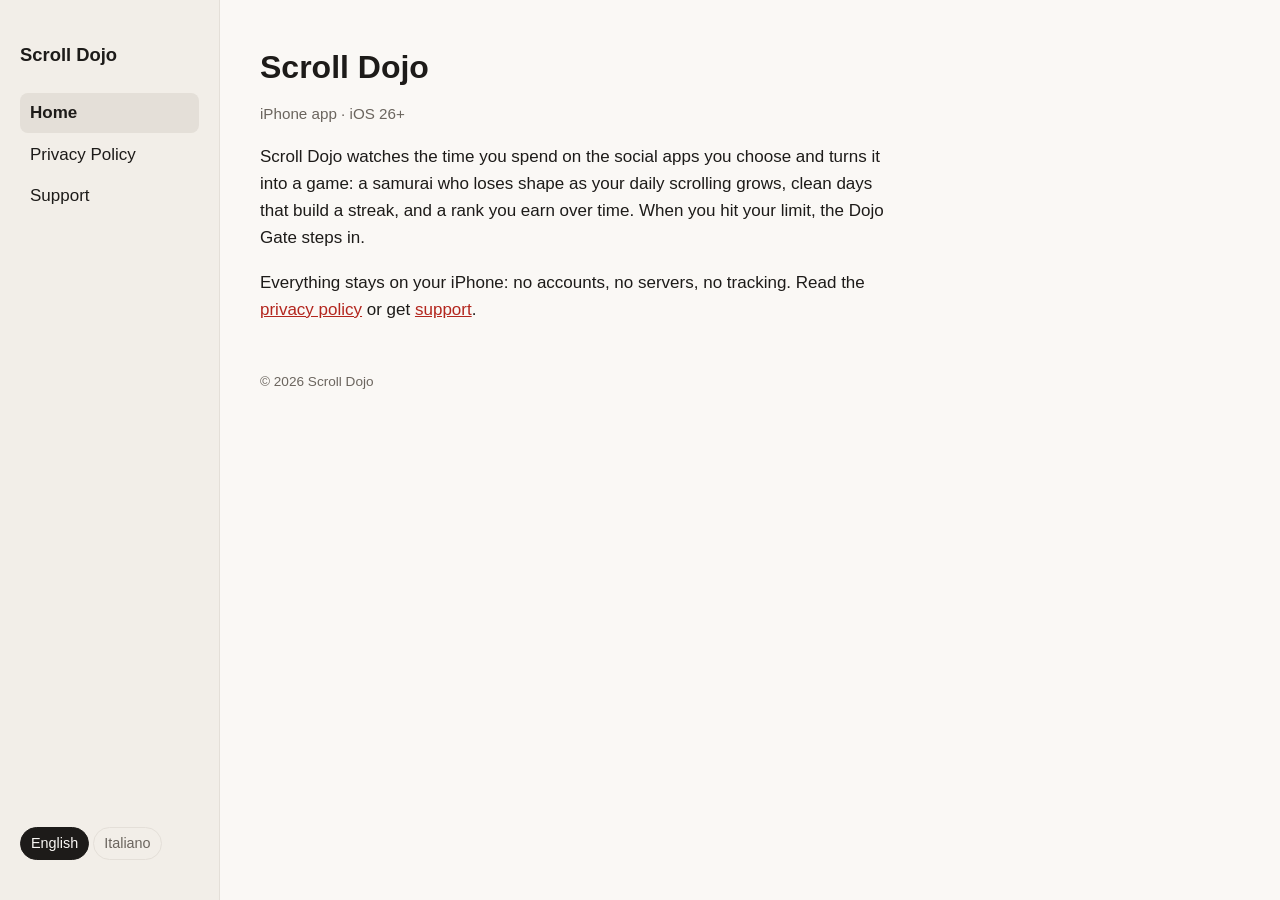
<file: index.html>
<!doctype html>
<html lang="en">
<head>
  <meta charset="utf-8">
  <meta name="viewport" content="width=device-width, initial-scale=1">
  <title>Scroll Dojo</title>
  <meta name="description" content="Scroll Dojo turns your daily social-media time into a samurai you keep in shape.">
  <link rel="alternate" hreflang="it" href="it/index.html">
  <link rel="stylesheet" href="style.css">
</head>
<body>
<div class="layout">
  <aside class="sidebar">
    <a class="brand" href="index.html">Scroll Dojo</a>
    <nav class="pages">
      <a href="index.html" aria-current="page">Home</a>
      <a href="privacy.html">Privacy Policy</a>
      <a href="support.html">Support</a>
    </nav>
    <div class="lang" role="group" aria-label="Language">
      <a href="index.html" hreflang="en" lang="en" aria-current="true">English</a>
      <a href="it/index.html" hreflang="it" lang="it">Italiano</a>
    </div>
  </aside>
  <main>
<h1>Scroll Dojo</h1>
  <p class="muted">iPhone app · iOS 26+</p>
  <p>Scroll Dojo watches the time you spend on the social apps you choose and turns it into a game: a samurai who loses shape as your daily scrolling grows, clean days that build a streak, and a rank you earn over time. When you hit your limit, the Dojo Gate steps in.</p>
  <p>Everything stays on your iPhone: no accounts, no servers, no tracking. Read the <a href="privacy.html">privacy policy</a> or get <a href="support.html">support</a>.</p>

    <footer>© 2026 Scroll Dojo</footer>
  </main>
</div>
</body>
</html>
</file>
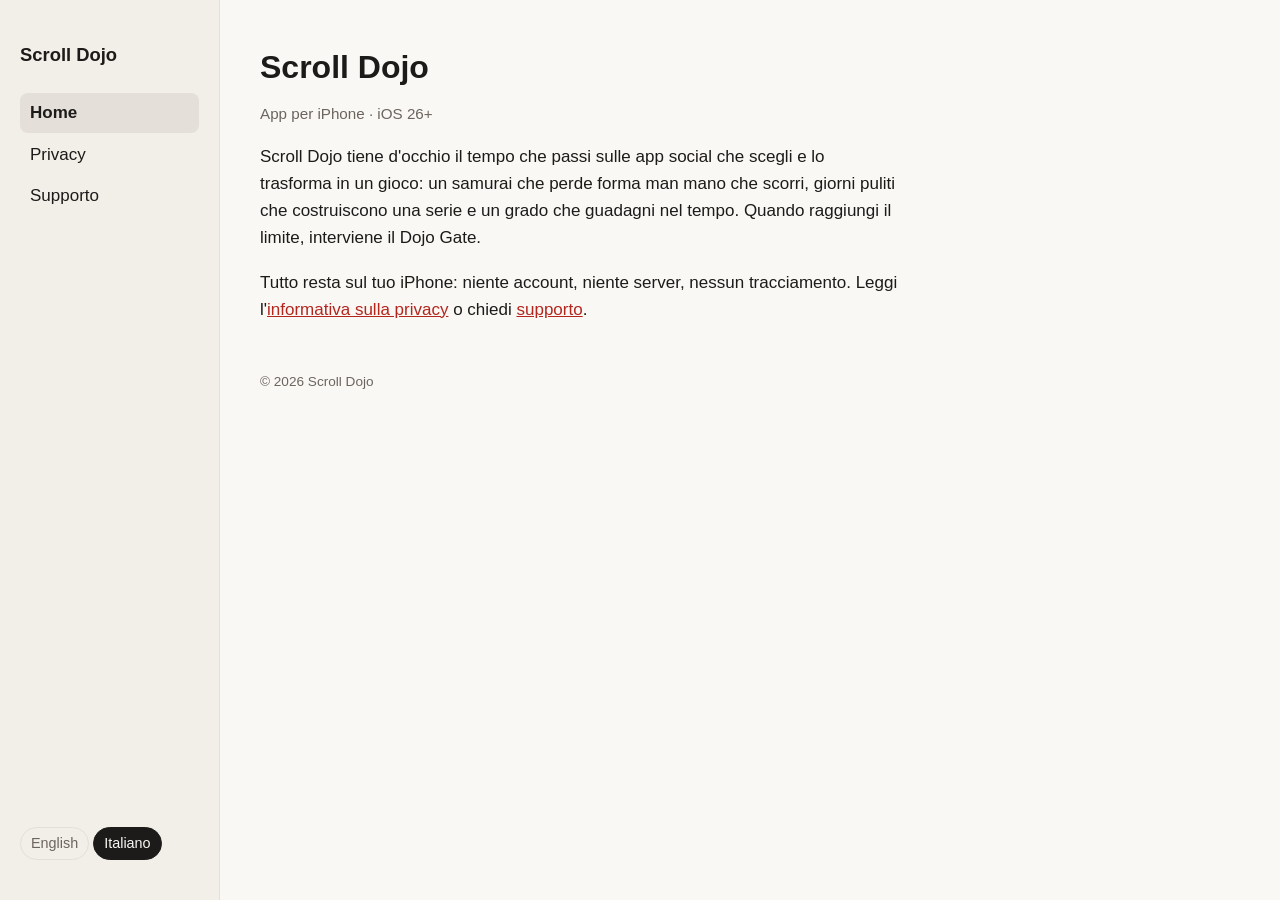
<file: it/index.html>
<!doctype html>
<html lang="it">
<head>
  <meta charset="utf-8">
  <meta name="viewport" content="width=device-width, initial-scale=1">
  <title>Scroll Dojo</title>
  <meta name="description" content="Scroll Dojo trasforma il tempo sui social in un samurai da tenere in forma.">
  <link rel="alternate" hreflang="en" href="../index.html">
  <link rel="stylesheet" href="../style.css">
</head>
<body>
<div class="layout">
  <aside class="sidebar">
    <a class="brand" href="index.html">Scroll Dojo</a>
    <nav class="pages">
      <a href="index.html" aria-current="page">Home</a>
      <a href="privacy.html">Privacy</a>
      <a href="support.html">Supporto</a>
    </nav>
    <div class="lang" role="group" aria-label="Lingua">
      <a href="../index.html" hreflang="en" lang="en">English</a>
      <a href="index.html" hreflang="it" lang="it" aria-current="true">Italiano</a>
    </div>
  </aside>
  <main>
<h1>Scroll Dojo</h1>
  <p class="muted">App per iPhone · iOS 26+</p>
  <p>Scroll Dojo tiene d'occhio il tempo che passi sulle app social che scegli e lo trasforma in un gioco: un samurai che perde forma man mano che scorri, giorni puliti che costruiscono una serie e un grado che guadagni nel tempo. Quando raggiungi il limite, interviene il Dojo Gate.</p>
  <p>Tutto resta sul tuo iPhone: niente account, niente server, nessun tracciamento. Leggi l'<a href="privacy.html">informativa sulla privacy</a> o chiedi <a href="support.html">supporto</a>.</p>

    <footer>© 2026 Scroll Dojo</footer>
  </main>
</div>
</body>
</html>
</file>
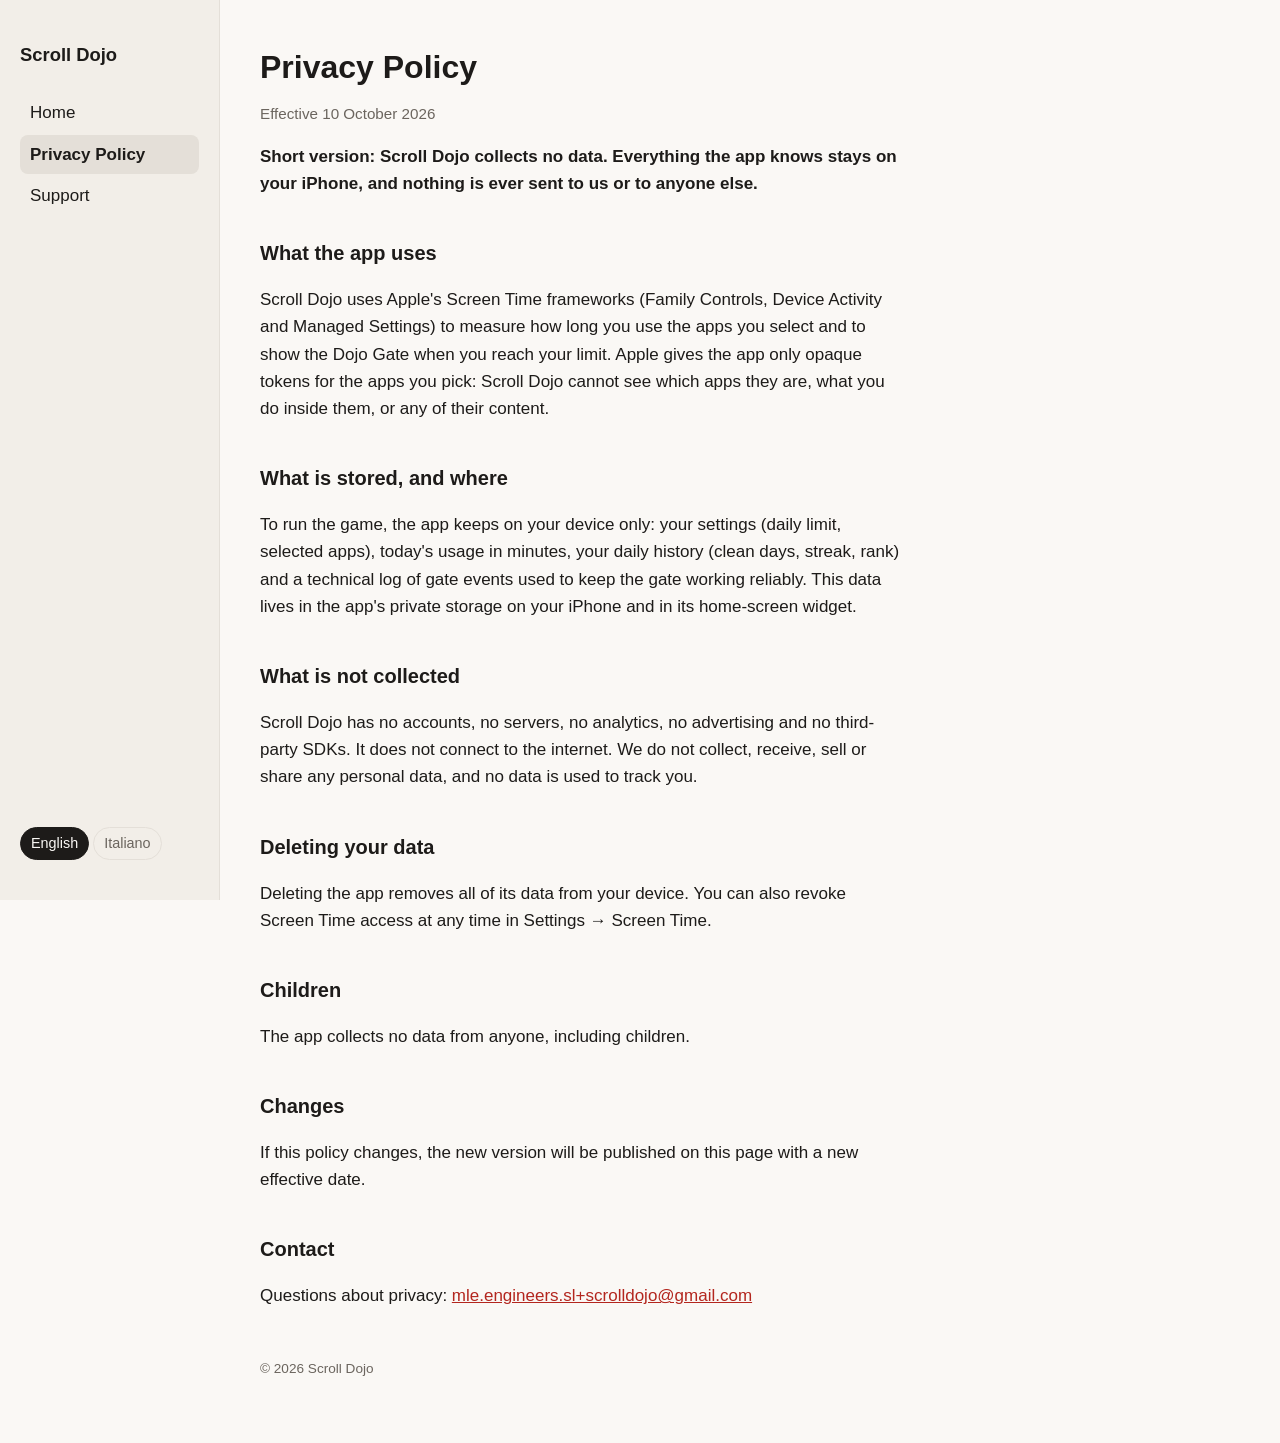
<file: privacy.html>
<!doctype html>
<html lang="en">
<head>
  <meta charset="utf-8">
  <meta name="viewport" content="width=device-width, initial-scale=1">
  <title>Scroll Dojo Privacy</title>
  <meta name="description" content="Scroll Dojo collects no data. Everything stays on your iPhone.">
  <link rel="alternate" hreflang="it" href="it/privacy.html">
  <link rel="stylesheet" href="style.css">
</head>
<body>
<div class="layout">
  <aside class="sidebar">
    <a class="brand" href="index.html">Scroll Dojo</a>
    <nav class="pages">
      <a href="index.html">Home</a>
      <a href="privacy.html" aria-current="page">Privacy Policy</a>
      <a href="support.html">Support</a>
    </nav>
    <div class="lang" role="group" aria-label="Language">
      <a href="privacy.html" hreflang="en" lang="en" aria-current="true">English</a>
      <a href="it/privacy.html" hreflang="it" lang="it">Italiano</a>
    </div>
  </aside>
  <main>
<h1>Privacy Policy</h1>
  <p class="muted">Effective 10 October 2026</p>

  <p><strong>Short version: Scroll Dojo collects no data. Everything the app knows stays on your iPhone, and nothing is ever sent to us or to anyone else.</strong></p>

  <h2>What the app uses</h2>
  <p>Scroll Dojo uses Apple's Screen Time frameworks (Family Controls, Device Activity and Managed Settings) to measure how long you use the apps you select and to show the Dojo Gate when you reach your limit. Apple gives the app only opaque tokens for the apps you pick: Scroll Dojo cannot see which apps they are, what you do inside them, or any of their content.</p>

  <h2>What is stored, and where</h2>
  <p>To run the game, the app keeps on your device only: your settings (daily limit, selected apps), today's usage in minutes, your daily history (clean days, streak, rank) and a technical log of gate events used to keep the gate working reliably. This data lives in the app's private storage on your iPhone and in its home-screen widget.</p>

  <h2>What is not collected</h2>
  <p>Scroll Dojo has no accounts, no servers, no analytics, no advertising and no third-party SDKs. It does not connect to the internet. We do not collect, receive, sell or share any personal data, and no data is used to track you.</p>

  <h2>Deleting your data</h2>
  <p>Deleting the app removes all of its data from your device. You can also revoke Screen Time access at any time in Settings &rarr; Screen Time.</p>

  <h2>Children</h2>
  <p>The app collects no data from anyone, including children.</p>

  <h2>Changes</h2>
  <p>If this policy changes, the new version will be published on this page with a new effective date.</p>

  <h2>Contact</h2>
  <p>Questions about privacy: <a href="mailto:mle.engineers.sl+scrolldojo@gmail.com">mle.engineers.sl+scrolldojo@gmail.com</a></p>

    <footer>© 2026 Scroll Dojo</footer>
  </main>
</div>
</body>
</html>
</file>
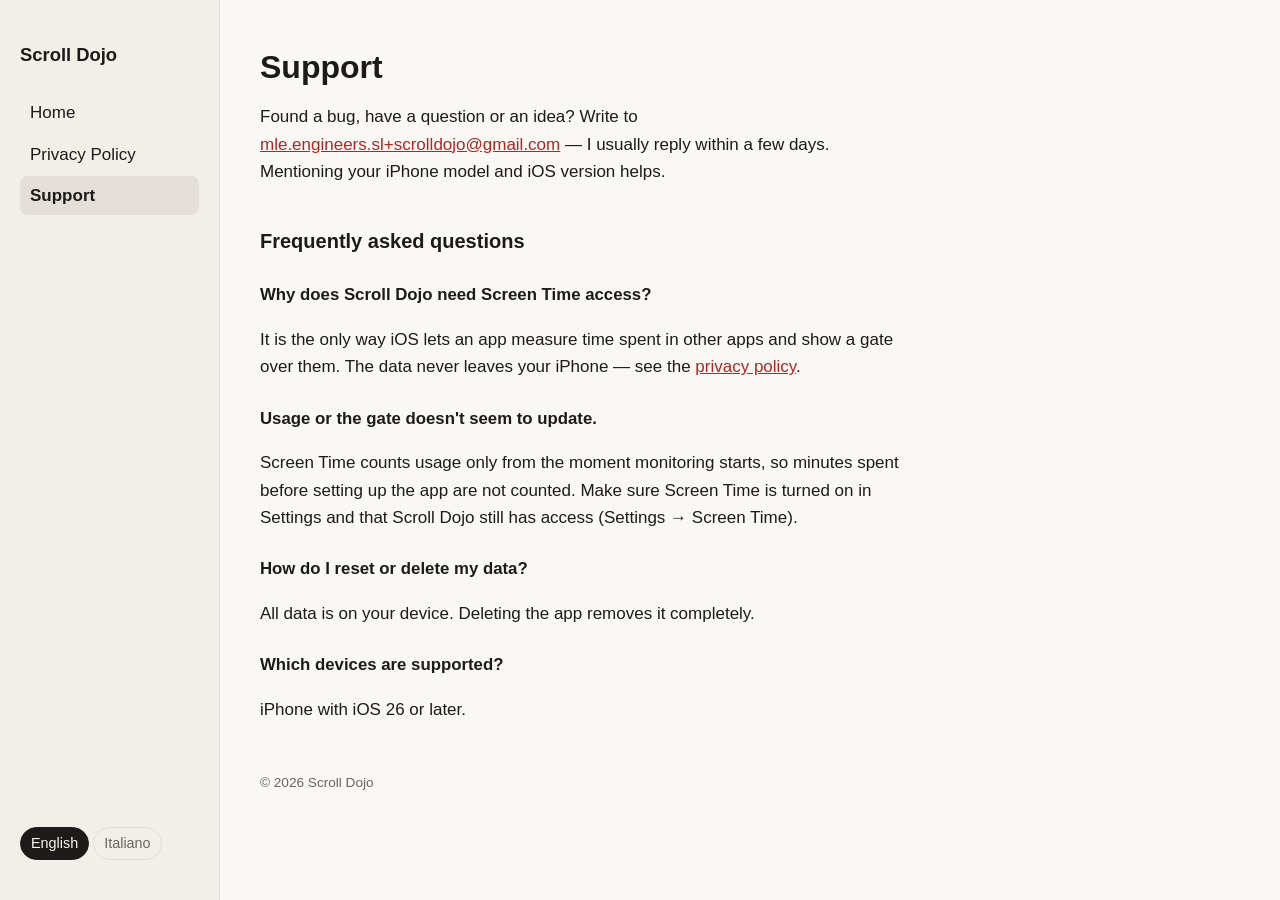
<file: support.html>
<!doctype html>
<html lang="en">
<head>
  <meta charset="utf-8">
  <meta name="viewport" content="width=device-width, initial-scale=1">
  <title>Scroll Dojo Support</title>
  <meta name="description" content="Help and contact for Scroll Dojo.">
  <link rel="alternate" hreflang="it" href="it/support.html">
  <link rel="stylesheet" href="style.css">
</head>
<body>
<div class="layout">
  <aside class="sidebar">
    <a class="brand" href="index.html">Scroll Dojo</a>
    <nav class="pages">
      <a href="index.html">Home</a>
      <a href="privacy.html">Privacy Policy</a>
      <a href="support.html" aria-current="page">Support</a>
    </nav>
    <div class="lang" role="group" aria-label="Language">
      <a href="support.html" hreflang="en" lang="en" aria-current="true">English</a>
      <a href="it/support.html" hreflang="it" lang="it">Italiano</a>
    </div>
  </aside>
  <main>
<h1>Support</h1>
  <p>Found a bug, have a question or an idea? Write to <a href="mailto:mle.engineers.sl+scrolldojo@gmail.com">mle.engineers.sl+scrolldojo@gmail.com</a> — I usually reply within a few days. Mentioning your iPhone model and iOS version helps.</p>

  <h2>Frequently asked questions</h2>

  <h3>Why does Scroll Dojo need Screen Time access?</h3>
  <p>It is the only way iOS lets an app measure time spent in other apps and show a gate over them. The data never leaves your iPhone — see the <a href="privacy.html">privacy policy</a>.</p>

  <h3>Usage or the gate doesn't seem to update.</h3>
  <p>Screen Time counts usage only from the moment monitoring starts, so minutes spent before setting up the app are not counted. Make sure Screen Time is turned on in Settings and that Scroll Dojo still has access (Settings &rarr; Screen Time).</p>

  <h3>How do I reset or delete my data?</h3>
  <p>All data is on your device. Deleting the app removes it completely.</p>

  <h3>Which devices are supported?</h3>
  <p>iPhone with iOS 26 or later.</p>

    <footer>© 2026 Scroll Dojo</footer>
  </main>
</div>
</body>
</html>
</file>
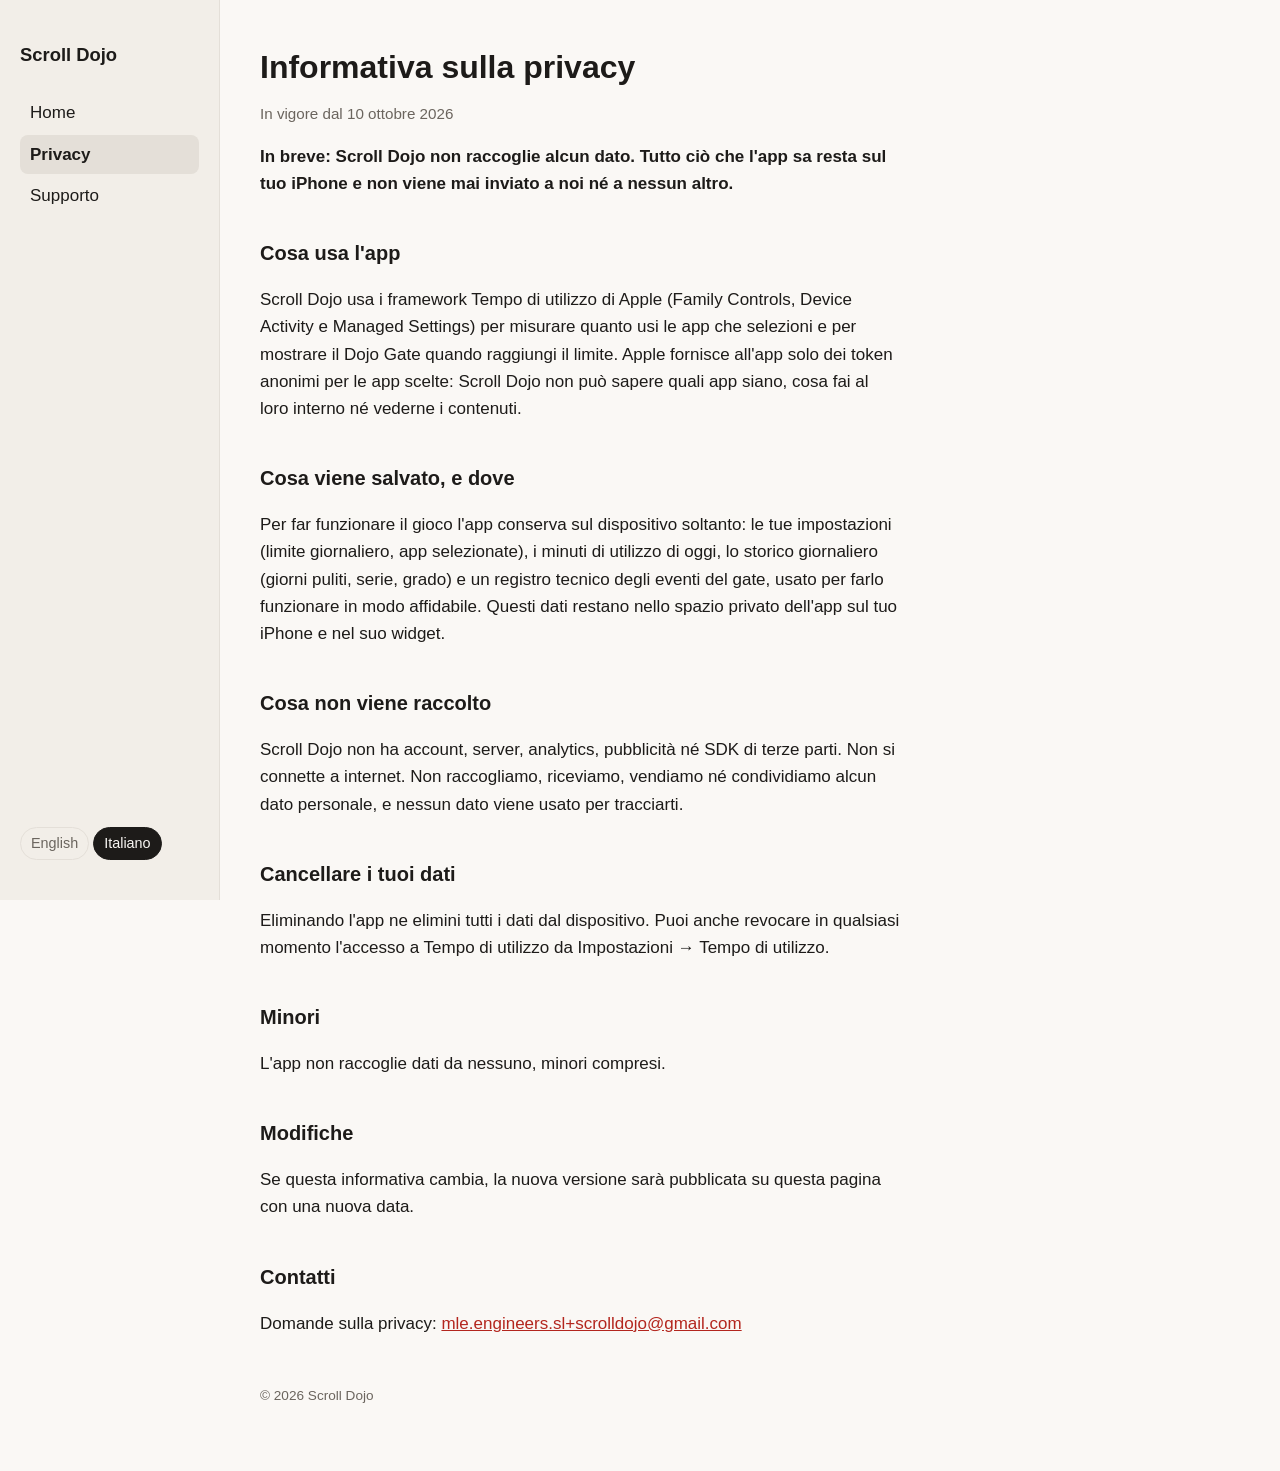
<file: it/privacy.html>
<!doctype html>
<html lang="it">
<head>
  <meta charset="utf-8">
  <meta name="viewport" content="width=device-width, initial-scale=1">
  <title>Scroll Dojo Privacy</title>
  <meta name="description" content="Scroll Dojo non raccoglie alcun dato. Tutto resta sul tuo iPhone.">
  <link rel="alternate" hreflang="en" href="../privacy.html">
  <link rel="stylesheet" href="../style.css">
</head>
<body>
<div class="layout">
  <aside class="sidebar">
    <a class="brand" href="index.html">Scroll Dojo</a>
    <nav class="pages">
      <a href="index.html">Home</a>
      <a href="privacy.html" aria-current="page">Privacy</a>
      <a href="support.html">Supporto</a>
    </nav>
    <div class="lang" role="group" aria-label="Lingua">
      <a href="../privacy.html" hreflang="en" lang="en">English</a>
      <a href="privacy.html" hreflang="it" lang="it" aria-current="true">Italiano</a>
    </div>
  </aside>
  <main>
<h1>Informativa sulla privacy</h1>
    <p class="muted">In vigore dal 10 ottobre 2026</p>

    <p><strong>In breve: Scroll Dojo non raccoglie alcun dato. Tutto ciò che l'app sa resta sul tuo iPhone e non viene mai inviato a noi né a nessun altro.</strong></p>

    <h2>Cosa usa l'app</h2>
    <p>Scroll Dojo usa i framework Tempo di utilizzo di Apple (Family Controls, Device Activity e Managed Settings) per misurare quanto usi le app che selezioni e per mostrare il Dojo Gate quando raggiungi il limite. Apple fornisce all'app solo dei token anonimi per le app scelte: Scroll Dojo non può sapere quali app siano, cosa fai al loro interno né vederne i contenuti.</p>

    <h2>Cosa viene salvato, e dove</h2>
    <p>Per far funzionare il gioco l'app conserva sul dispositivo soltanto: le tue impostazioni (limite giornaliero, app selezionate), i minuti di utilizzo di oggi, lo storico giornaliero (giorni puliti, serie, grado) e un registro tecnico degli eventi del gate, usato per farlo funzionare in modo affidabile. Questi dati restano nello spazio privato dell'app sul tuo iPhone e nel suo widget.</p>

    <h2>Cosa non viene raccolto</h2>
    <p>Scroll Dojo non ha account, server, analytics, pubblicità né SDK di terze parti. Non si connette a internet. Non raccogliamo, riceviamo, vendiamo né condividiamo alcun dato personale, e nessun dato viene usato per tracciarti.</p>

    <h2>Cancellare i tuoi dati</h2>
    <p>Eliminando l'app ne elimini tutti i dati dal dispositivo. Puoi anche revocare in qualsiasi momento l'accesso a Tempo di utilizzo da Impostazioni &rarr; Tempo di utilizzo.</p>

    <h2>Minori</h2>
    <p>L'app non raccoglie dati da nessuno, minori compresi.</p>

    <h2>Modifiche</h2>
    <p>Se questa informativa cambia, la nuova versione sarà pubblicata su questa pagina con una nuova data.</p>

    <h2>Contatti</h2>
    <p>Domande sulla privacy: <a href="mailto:mle.engineers.sl+scrolldojo@gmail.com">mle.engineers.sl+scrolldojo@gmail.com</a></p>

    <footer>© 2026 Scroll Dojo</footer>
  </main>
</div>
</body>
</html>
</file>
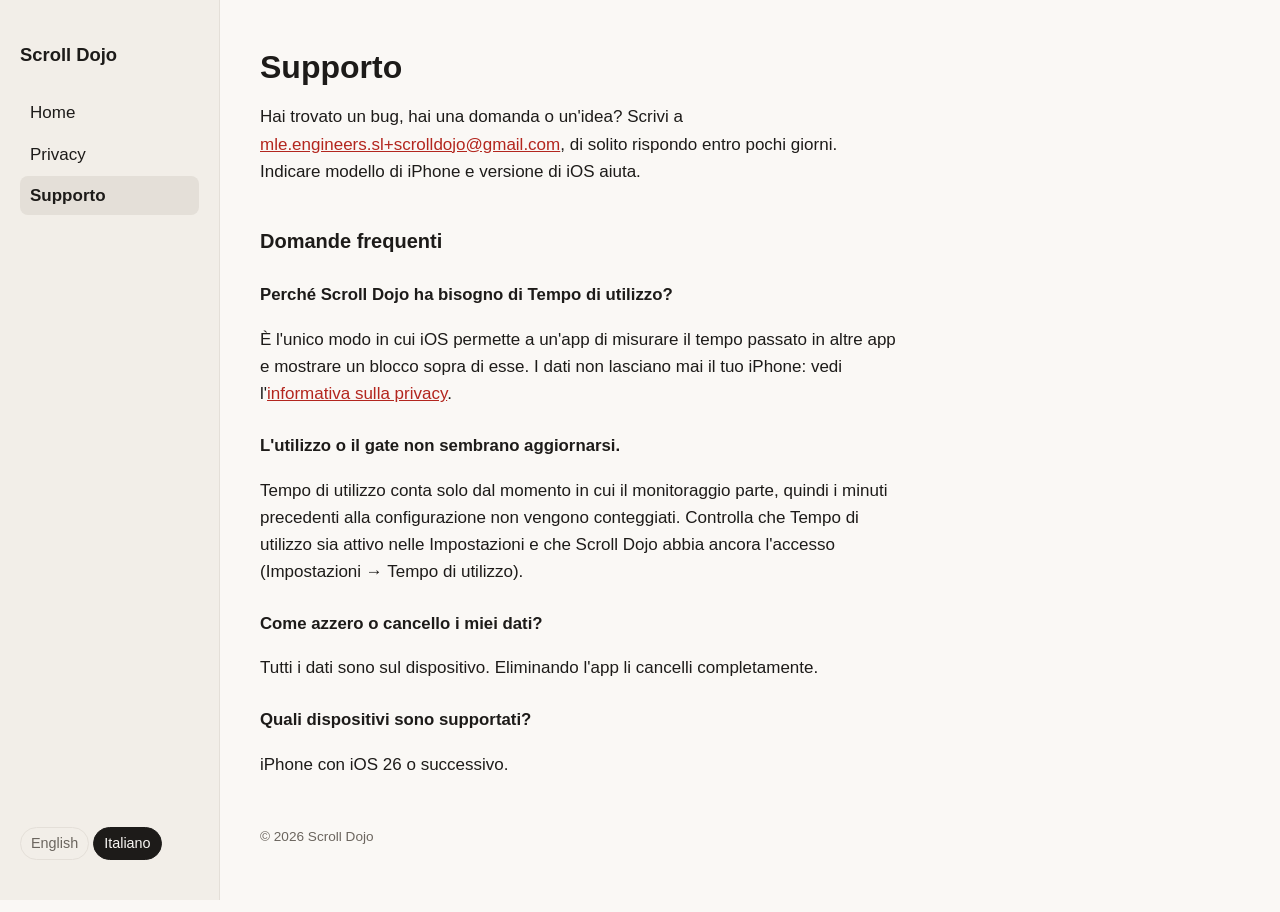
<file: it/support.html>
<!doctype html>
<html lang="it">
<head>
  <meta charset="utf-8">
  <meta name="viewport" content="width=device-width, initial-scale=1">
  <title>Scroll Dojo Supporto</title>
  <meta name="description" content="Aiuto e contatti per Scroll Dojo.">
  <link rel="alternate" hreflang="en" href="../support.html">
  <link rel="stylesheet" href="../style.css">
</head>
<body>
<div class="layout">
  <aside class="sidebar">
    <a class="brand" href="index.html">Scroll Dojo</a>
    <nav class="pages">
      <a href="index.html">Home</a>
      <a href="privacy.html">Privacy</a>
      <a href="support.html" aria-current="page">Supporto</a>
    </nav>
    <div class="lang" role="group" aria-label="Lingua">
      <a href="../support.html" hreflang="en" lang="en">English</a>
      <a href="support.html" hreflang="it" lang="it" aria-current="true">Italiano</a>
    </div>
  </aside>
  <main>
<h1>Supporto</h1>
    <p>Hai trovato un bug, hai una domanda o un'idea? Scrivi a <a href="mailto:mle.engineers.sl+scrolldojo@gmail.com">mle.engineers.sl+scrolldojo@gmail.com</a>, di solito rispondo entro pochi giorni. Indicare modello di iPhone e versione di iOS aiuta.</p>

    <h2>Domande frequenti</h2>

    <h3>Perché Scroll Dojo ha bisogno di Tempo di utilizzo?</h3>
    <p>È l'unico modo in cui iOS permette a un'app di misurare il tempo passato in altre app e mostrare un blocco sopra di esse. I dati non lasciano mai il tuo iPhone: vedi l'<a href="privacy.html">informativa sulla privacy</a>.</p>

    <h3>L'utilizzo o il gate non sembrano aggiornarsi.</h3>
    <p>Tempo di utilizzo conta solo dal momento in cui il monitoraggio parte, quindi i minuti precedenti alla configurazione non vengono conteggiati. Controlla che Tempo di utilizzo sia attivo nelle Impostazioni e che Scroll Dojo abbia ancora l'accesso (Impostazioni &rarr; Tempo di utilizzo).</p>

    <h3>Come azzero o cancello i miei dati?</h3>
    <p>Tutti i dati sono sul dispositivo. Eliminando l'app li cancelli completamente.</p>

    <h3>Quali dispositivi sono supportati?</h3>
    <p>iPhone con iOS 26 o successivo.</p>

    <footer>© 2026 Scroll Dojo</footer>
  </main>
</div>
</body>
</html>
</file>
<file: style.css>
:root { --bg: #faf8f5; --fg: #1d1b19; --muted: #6b655e; --accent: #b3261e; --line: #e4dfd8; --side: #f2eee8; }
@media (prefers-color-scheme: dark) {
  :root { --bg: #161412; --fg: #ece8e3; --muted: #a39d95; --accent: #f2766d; --line: #2e2a26; --side: #1e1b18; }
}
* { box-sizing: border-box; }
body { margin: 0; background: var(--bg); color: var(--fg);
  font: 17px/1.6 -apple-system, BlinkMacSystemFont, "Segoe UI", Roboto, sans-serif; }
a { color: var(--accent); }

.layout { display: flex; min-height: 100vh; }
.sidebar { width: 220px; flex-shrink: 0; position: sticky; top: 0; height: 100vh;
  display: flex; flex-direction: column; gap: 24px; padding: 40px 20px;
  background: var(--side); border-right: 1px solid var(--line); }
.brand { font-weight: 700; font-size: 1.15rem; color: var(--fg); text-decoration: none; }
.pages { display: flex; flex-direction: column; gap: 2px; }
.pages a { color: var(--fg); text-decoration: none; padding: 6px 10px; border-radius: 8px; }
.pages a:hover { background: var(--line); }
.pages a[aria-current="page"] { background: var(--line); font-weight: 600; }
.lang { margin-top: auto; display: flex; gap: 4px; font-size: 0.9rem; }
.lang a { color: var(--muted); text-decoration: none; padding: 4px 10px; border: 1px solid var(--line); border-radius: 999px; }
.lang a[aria-current="true"] { color: var(--bg); background: var(--fg); border-color: var(--fg); }

main { flex: 1; min-width: 0; max-width: 720px; padding: 48px 40px 64px; }
h1 { font-size: 2rem; line-height: 1.2; margin: 0 0 4px; }
h2 { font-size: 1.25rem; margin: 2em 0 0.5em; }
h3 { font-size: 1.05rem; margin: 1.5em 0 0.25em; }
.muted { color: var(--muted); font-size: 0.95rem; }
footer { margin-top: 48px; color: var(--muted); font-size: 0.85rem; }

@media (max-width: 720px) {
  .layout { flex-direction: column; }
  .sidebar { position: static; width: auto; height: auto; padding: 16px;
    flex-direction: row; flex-wrap: wrap; align-items: center; gap: 8px 16px;
    border-right: 0; border-bottom: 1px solid var(--line); }
  .pages { flex-direction: row; flex-wrap: wrap; }
  .pages a { padding: 4px 8px; }
  .lang { margin-top: 0; margin-left: auto; }
  main { padding: 32px 16px 48px; }
}
</file>
